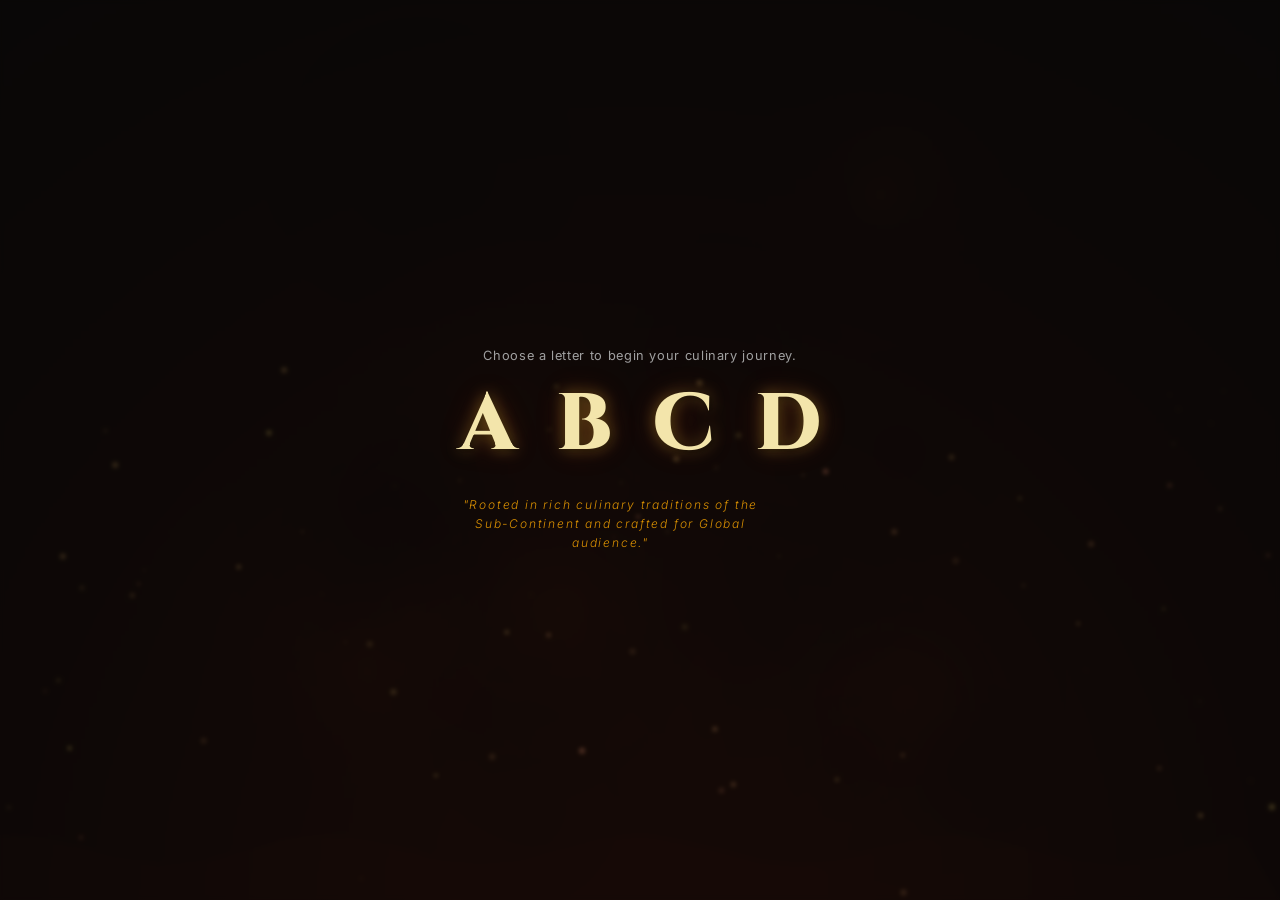
<file: index.html>
<!DOCTYPE html>
<html lang="en">

<head>
    <meta charset="UTF-8">
    <meta name="viewport" content="width=device-width, initial-scale=1.0, maximum-scale=1.0, user-scalable=no">
    <title>ABCD Restaurant Menu</title>
    <!-- Premium Google Fonts for Restaurant Feel -->
    <link rel="preconnect" href="https://fonts.googleapis.com">
    <link rel="preconnect" href="https://fonts.gstatic.com" crossorigin>
    <link
        href="https://fonts.googleapis.com/css2?family=Cinzel:wght@400;600;800&family=Inter:wght@300;400;500&display=swap"
        rel="stylesheet">
    <!-- Main Stylesheet (Minified) -->
    <link rel="stylesheet" href="css/styles.min.css">
</head>

<body class="page-transition">
    <!-- Cinematic Wok Hay Background -->
    <canvas id="wok-hay-canvas"></canvas>

    <!-- App Container -->
    <div id="app" class="app-container">

        <!-- Landing Page (Splash Screen) -->
        <main id="view-landing" class="view active">
            <div class="landing-content">
                <div class="entrance-action">
                    <p class="instruction">Choose a letter to begin your culinary journey.</p>
                </div>

                <div class="brand-container">
                    <nav class="abcd-navigation">
                        <button class="abcd-letter" data-url="appetizers.html">
                            A
                            <div class="spark-layer"></div>
                            <div class="spark-layer"></div>
                            <div class="spark-layer"></div>
                        </button>
                        <button class="abcd-letter" data-url="biryani.html">
                            B
                            <div class="spark-layer"></div>
                            <div class="spark-layer"></div>
                            <div class="spark-layer"></div>
                        </button>
                        <button class="abcd-letter" data-url="curries.html">
                            C
                            <div class="spark-layer"></div>
                            <div class="spark-layer"></div>
                            <div class="spark-layer"></div>
                        </button>
                        <button class="abcd-letter" data-url="desserts.html" disabled>
                            D
                            <div class="spark-layer"></div>
                            <div class="spark-layer"></div>
                            <div class="spark-layer"></div>
                        </button>
                    </nav>
                    <p class="brand-subtitle">"Rooted in rich culinary traditions of the Sub-Continent and crafted for
                        Global audience."</p>
                </div>
            </div>
        </main>

    </div>

    <!-- Scripts (Minified and Deferred) -->
    <script src="js/animations.min.js" defer></script>
    <script src="js/router.min.js" defer></script>
</body>

</html>
</file>
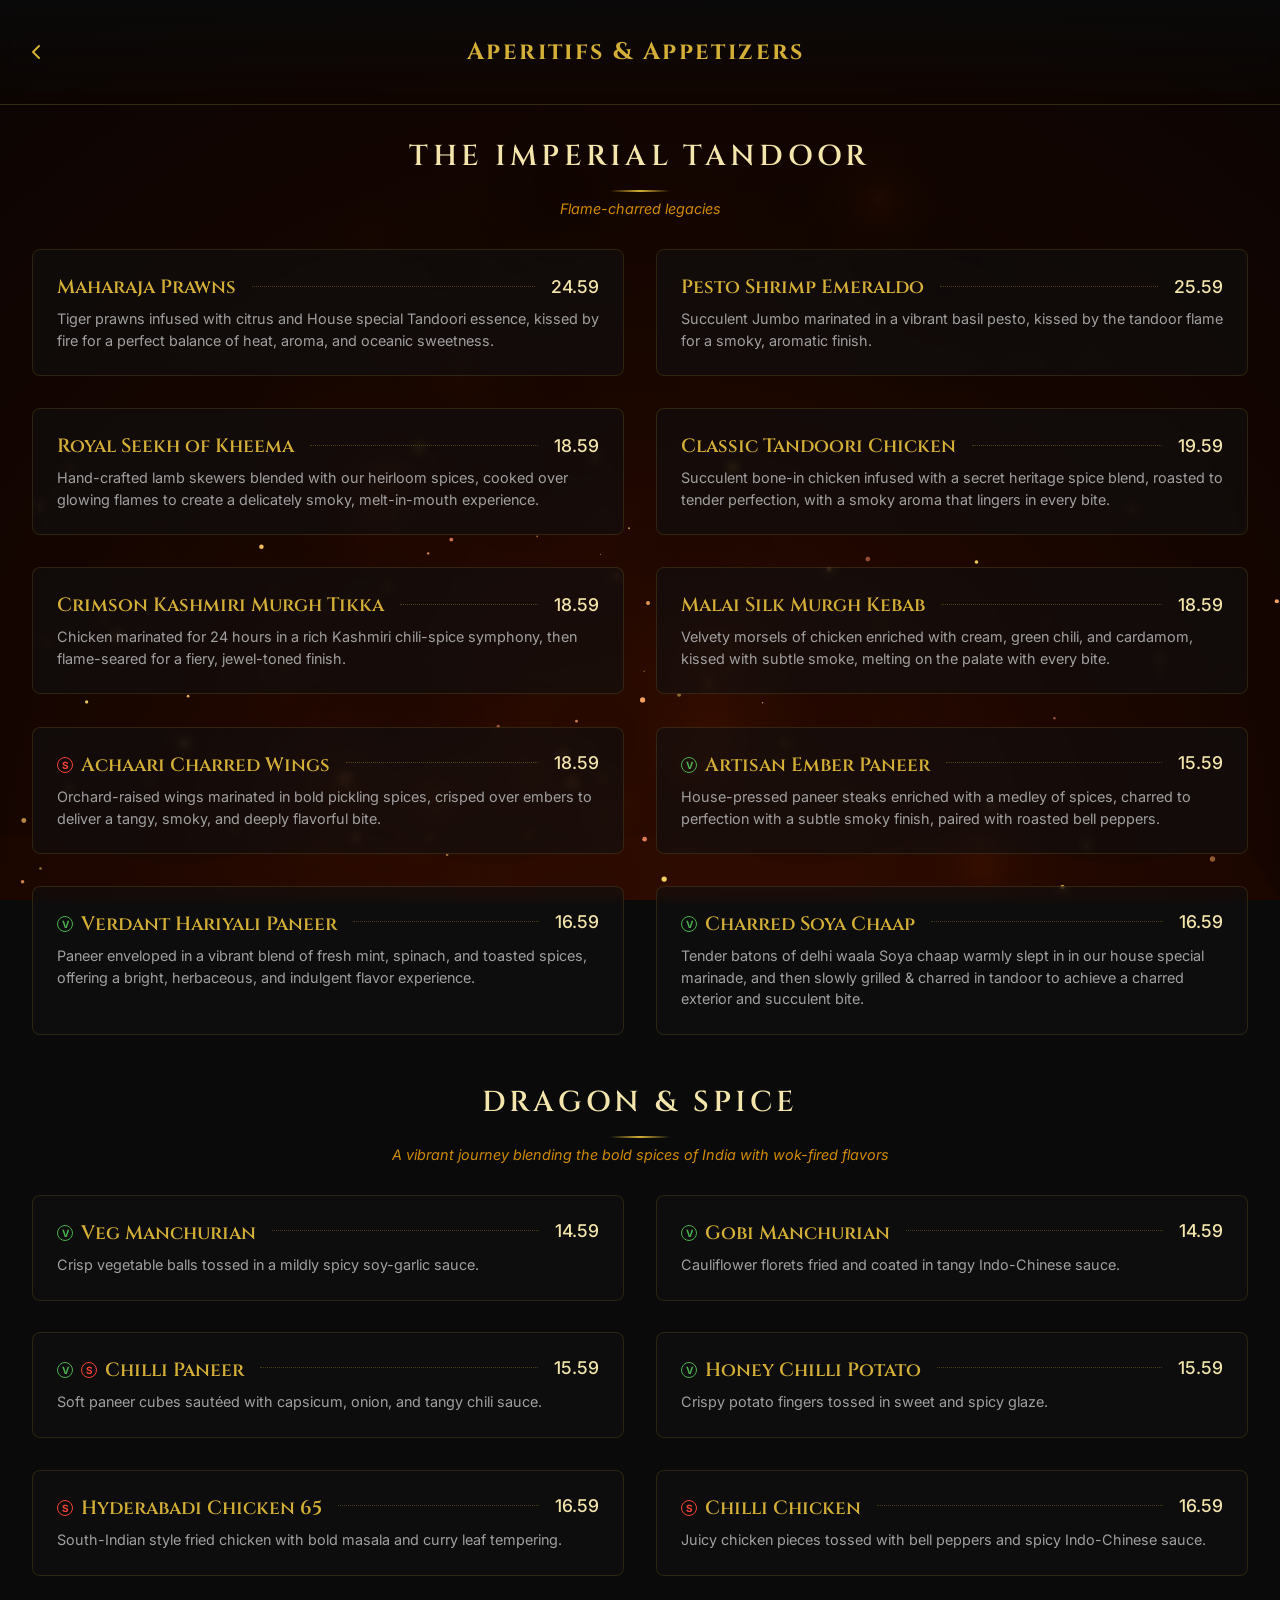
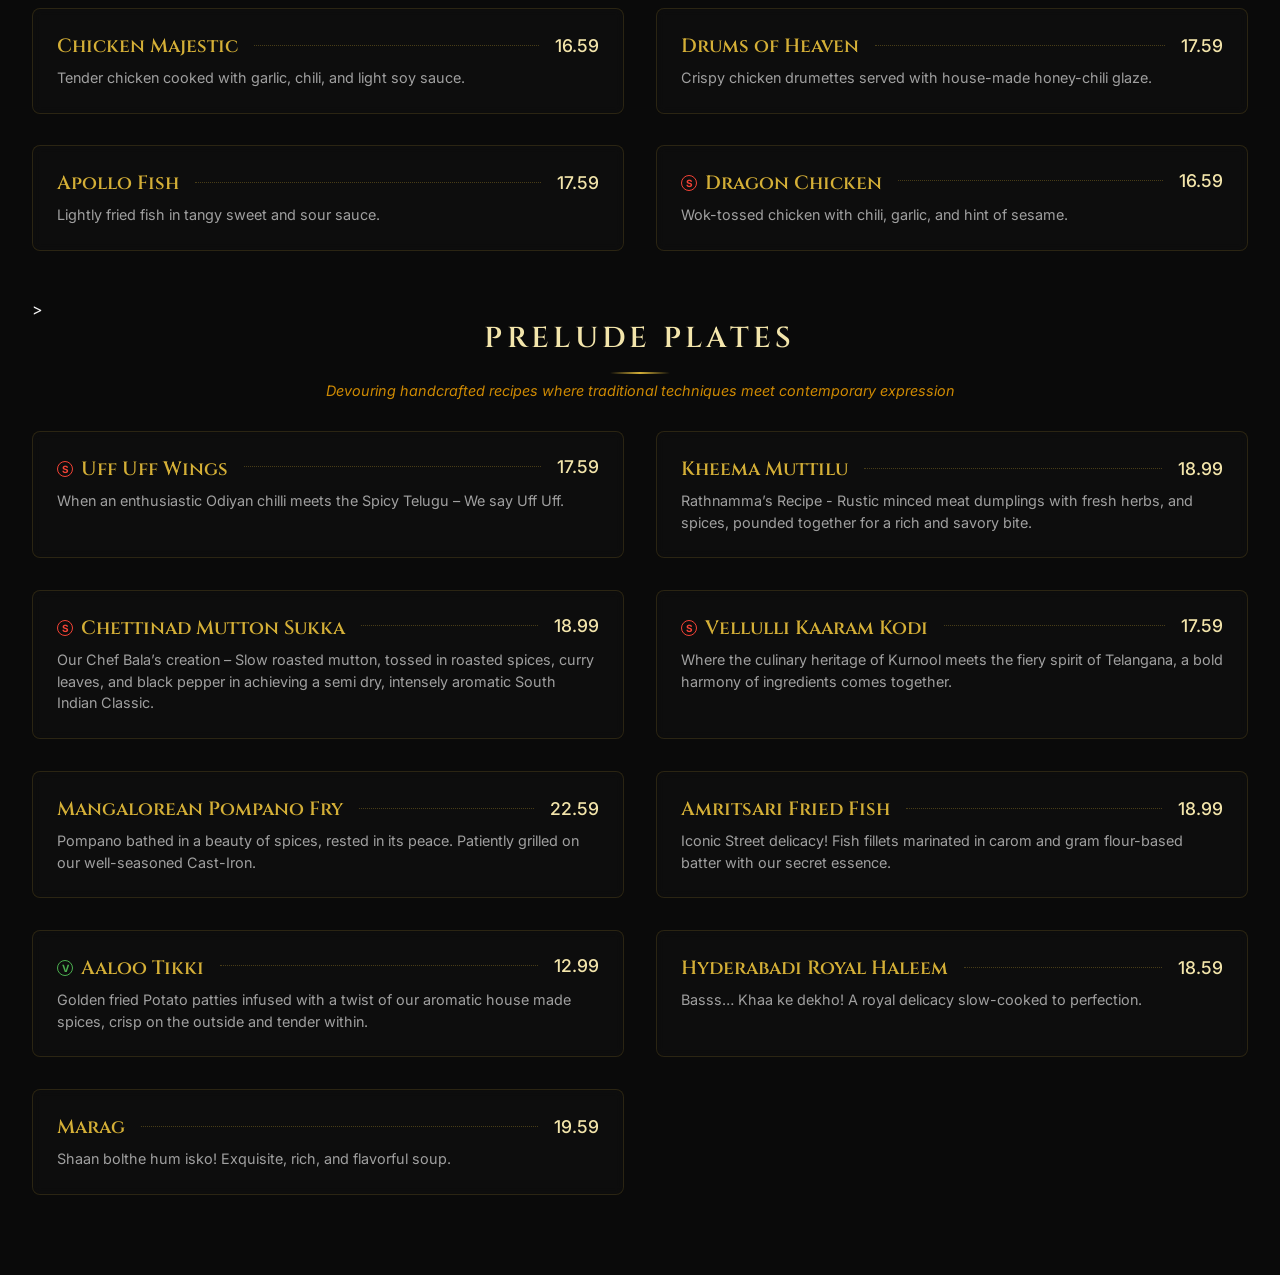
<file: appetizers.html>
<!DOCTYPE html>
<html lang="en">
<head>
    <meta charset="UTF-8">
    <meta name="viewport" content="width=device-width, initial-scale=1.0, maximum-scale=1.0, user-scalable=no">
    <title>Aperitifs & Appetizers - ABCD Restaurant</title>
    <!-- Premium Google Fonts for Restaurant Feel -->
    <link rel="preconnect" href="https://fonts.googleapis.com">
    <link rel="preconnect" href="https://fonts.gstatic.com" crossorigin>
    <link href="https://fonts.googleapis.com/css2?family=Cinzel:wght@400;600;800&family=Inter:wght@300;400;500&display=swap" rel="stylesheet">
    <!-- Main Stylesheet (Minified) -->
    <link rel="stylesheet" href="css/styles.min.css">
</head>
<body class="page-transition">
    <!-- Cinematic Wok Hay Background -->
    <canvas id="wok-hay-canvas"></canvas>

    <!-- App Container -->
    <div id="app" class="app-container">
        
        <!-- Menu Page -->
        <main id="view-menu" class="view active">
            <header class="menu-header">
                <a href="index.html" class="btn-icon" aria-label="Back to menu">
                    <svg width="24" height="24" viewBox="0 0 24 24" fill="none" stroke="currentColor" stroke-width="2" stroke-linecap="round" stroke-linejoin="round"><path d="m15 18-6-6 6-6"/></svg>
                </a>
                <h2 id="menu-title">Aperitifs & Appetizers</h2>
                <div style="width: 24px"></div> <!-- Spacer for flex centering -->
            </header>
            <div class="menu-content">
                
<section class="menu-section">
    <h3 class="menu-category-title">The Imperial Tandoor</h3>
    <p class="menu-category-subtitle">Flame-charred legacies</p>
    <div class="menu-grid">

        <article class="menu-item-card scroll-reveal">
            <div class="item-header">
                <div class="item-name-group">
                    <h4 class="item-name">Maharaja Prawns</h4>
                </div>
                <div class="item-leader"></div>
                <span class="item-price">24.59</span>
            </div>
            <p class="item-desc">Tiger prawns infused with citrus and House special Tandoori essence, kissed by fire for a perfect balance of heat, aroma, and oceanic sweetness.</p>
        </article>
        <article class="menu-item-card scroll-reveal">
            <div class="item-header">
                <div class="item-name-group">
                    <h4 class="item-name">Pesto Shrimp Emeraldo</h4>
                </div>
                <div class="item-leader"></div>
                <span class="item-price">25.59</span>
            </div>
            <p class="item-desc">Succulent Jumbo marinated in a vibrant basil pesto, kissed by the tandoor flame for a smoky, aromatic finish.</p>
        </article>
        <article class="menu-item-card scroll-reveal">
            <div class="item-header">
                <div class="item-name-group">
                    <h4 class="item-name">Royal Seekh of Kheema</h4>
                </div>
                <div class="item-leader"></div>
                <span class="item-price">18.59</span>
            </div>
            <p class="item-desc">Hand-crafted lamb skewers blended with our heirloom spices, cooked over glowing flames to create a delicately smoky, melt-in-mouth experience.</p>
        </article>
        <article class="menu-item-card scroll-reveal">
            <div class="item-header">
                <div class="item-name-group">
                    <h4 class="item-name">Classic Tandoori Chicken</h4>
                </div>
                <div class="item-leader"></div>
                <span class="item-price">19.59</span>
            </div>
            <p class="item-desc">Succulent bone-in chicken infused with a secret heritage spice blend, roasted to tender perfection, with a smoky aroma that lingers in every bite.</p>
        </article>
        <article class="menu-item-card scroll-reveal">
            <div class="item-header">
                <div class="item-name-group">
                    <h4 class="item-name">Crimson Kashmiri Murgh Tikka</h4>
                </div>
                <div class="item-leader"></div>
                <span class="item-price">18.59</span>
            </div>
            <p class="item-desc">Chicken marinated for 24 hours in a rich Kashmiri chili-spice symphony, then flame-seared for a fiery, jewel-toned finish.</p>
        </article>
        <article class="menu-item-card scroll-reveal">
            <div class="item-header">
                <div class="item-name-group">
                    <h4 class="item-name">Malai Silk Murgh Kebab</h4>
                </div>
                <div class="item-leader"></div>
                <span class="item-price">18.59</span>
            </div>
            <p class="item-desc">Velvety morsels of chicken enriched with cream, green chili, and cardamom, kissed with subtle smoke, melting on the palate with every bite.</p>
        </article>
        <article class="menu-item-card scroll-reveal">
            <div class="item-header">
                <div class="item-name-group">
                    <span class="indicator spicy" title="Spicy">S</span> <h4 class="item-name">Achaari Charred Wings</h4>
                </div>
                <div class="item-leader"></div>
                <span class="item-price">18.59</span>
            </div>
            <p class="item-desc">Orchard-raised wings marinated in bold pickling spices, crisped over embers to deliver a tangy, smoky, and deeply flavorful bite.</p>
        </article>
        <article class="menu-item-card scroll-reveal">
            <div class="item-header">
                <div class="item-name-group">
                    <span class="indicator veg" title="Vegetarian">V</span> <h4 class="item-name">Artisan Ember Paneer</h4>
                </div>
                <div class="item-leader"></div>
                <span class="item-price">15.59</span>
            </div>
            <p class="item-desc">House-pressed paneer steaks enriched with a medley of spices, charred to perfection with a subtle smoky finish, paired with roasted bell peppers.</p>
        </article>
        <article class="menu-item-card scroll-reveal">
            <div class="item-header">
                <div class="item-name-group">
                    <span class="indicator veg" title="Vegetarian">V</span> <h4 class="item-name">Verdant Hariyali Paneer</h4>
                </div>
                <div class="item-leader"></div>
                <span class="item-price">16.59</span>
            </div>
            <p class="item-desc">Paneer enveloped in a vibrant blend of fresh mint, spinach, and toasted spices, offering a bright, herbaceous, and indulgent flavor experience.</p>
        </article>
        <article class="menu-item-card scroll-reveal">
            <div class="item-header">
                <div class="item-name-group">
                    <span class="indicator veg" title="Vegetarian">V</span> <h4 class="item-name">Charred Soya Chaap</h4>
                </div>
                <div class="item-leader"></div>
                <span class="item-price">16.59</span>
            </div>
            <p class="item-desc">Tender batons of delhi waala Soya chaap warmly slept in in our house special marinade, and then slowly grilled & charred in tandoor to achieve a charred exterior and succulent bite.</p>
        </article>
    </div>
</section>

<section class="menu-section">
    <h3 class="menu-category-title">Dragon & Spice</h3>
    <p class="menu-category-subtitle">A vibrant journey blending the bold spices of India with wok-fired flavors</p>
    <div class="menu-grid">

        <article class="menu-item-card scroll-reveal">
            <div class="item-header">
                <div class="item-name-group">
                    <span class="indicator veg" title="Vegetarian">V</span> <h4 class="item-name">Veg Manchurian</h4>
                </div>
                <div class="item-leader"></div>
                <span class="item-price">14.59</span>
            </div>
            <p class="item-desc">Crisp vegetable balls tossed in a mildly spicy soy-garlic sauce.</p>
        </article>
        <article class="menu-item-card scroll-reveal">
            <div class="item-header">
                <div class="item-name-group">
                    <span class="indicator veg" title="Vegetarian">V</span> <h4 class="item-name">Gobi Manchurian</h4>
                </div>
                <div class="item-leader"></div>
                <span class="item-price">14.59</span>
            </div>
            <p class="item-desc">Cauliflower florets fried and coated in tangy Indo-Chinese sauce.</p>
        </article>
        <article class="menu-item-card scroll-reveal">
            <div class="item-header">
                <div class="item-name-group">
                    <span class="indicator veg" title="Vegetarian">V</span> <span class="indicator spicy" title="Spicy">S</span> <h4 class="item-name">Chilli Paneer</h4>
                </div>
                <div class="item-leader"></div>
                <span class="item-price">15.59</span>
            </div>
            <p class="item-desc">Soft paneer cubes sautéed with capsicum, onion, and tangy chili sauce.</p>
        </article>
        <article class="menu-item-card scroll-reveal">
            <div class="item-header">
                <div class="item-name-group">
                    <span class="indicator veg" title="Vegetarian">V</span> <h4 class="item-name">Honey Chilli Potato</h4>
                </div>
                <div class="item-leader"></div>
                <span class="item-price">15.59</span>
            </div>
            <p class="item-desc">Crispy potato fingers tossed in sweet and spicy glaze.</p>
        </article>
        <article class="menu-item-card scroll-reveal">
            <div class="item-header">
                <div class="item-name-group">
                    <span class="indicator spicy" title="Spicy">S</span> <h4 class="item-name">Hyderabadi Chicken 65</h4>
                </div>
                <div class="item-leader"></div>
                <span class="item-price">16.59</span>
            </div>
            <p class="item-desc">South-Indian style fried chicken with bold masala and curry leaf tempering.</p>
        </article>
        <article class="menu-item-card scroll-reveal">
            <div class="item-header">
                <div class="item-name-group">
                    <span class="indicator spicy" title="Spicy">S</span> <h4 class="item-name">Chilli Chicken</h4>
                </div>
                <div class="item-leader"></div>
                <span class="item-price">16.59</span>
            </div>
            <p class="item-desc">Juicy chicken pieces tossed with bell peppers and spicy Indo-Chinese sauce.</p>
        </article>
        <article class="menu-item-card scroll-reveal">
            <div class="item-header">
                <div class="item-name-group">
                    <h4 class="item-name">Chicken Majestic</h4>
                </div>
                <div class="item-leader"></div>
                <span class="item-price">16.59</span>
            </div>
            <p class="item-desc">Tender chicken cooked with garlic, chili, and light soy sauce.</p>
        </article>
        <article class="menu-item-card scroll-reveal">
            <div class="item-header">
                <div class="item-name-group">
                    <h4 class="item-name">Drums of Heaven</h4>
                </div>
                <div class="item-leader"></div>
                <span class="item-price">17.59</span>
            </div>
            <p class="item-desc">Crispy chicken drumettes served with house-made honey-chili glaze.</p>
        </article>
        <article class="menu-item-card scroll-reveal">
            <div class="item-header">
                <div class="item-name-group">
                    <h4 class="item-name">Apollo Fish</h4>
                </div>
                <div class="item-leader"></div>
                <span class="item-price">17.59</span>
            </div>
            <p class="item-desc">Lightly fried fish in tangy sweet and sour sauce.</p>
        </article>
        <article class="menu-item-card scroll-reveal">
            <div class="item-header">
                <div class="item-name-group">
                    <span class="indicator spicy" title="Spicy">S</span> <h4 class="item-name">Dragon Chicken</h4>
                </div>
                <div class="item-leader"></div>
                <span class="item-price">16.59</span>
            </div>
            <p class="item-desc">Wok-tossed chicken with chili, garlic, and hint of sesame.</p>
        </article>
    </div>
</section>
>
<section class="menu-section">
    <h3 class="menu-category-title">Prelude Plates</h3>
    <p class="menu-category-subtitle">Devouring handcrafted recipes where traditional techniques meet contemporary expression</p>
    <div class="menu-grid">

        <article class="menu-item-card scroll-reveal">
            <div class="item-header">
                <div class="item-name-group">
                    <span class="indicator spicy" title="Spicy">S</span> <h4 class="item-name">Uff Uff Wings</h4>
                </div>
                <div class="item-leader"></div>
                <span class="item-price">17.59</span>
            </div>
            <p class="item-desc">When an enthusiastic Odiyan chilli meets the Spicy Telugu – We say Uff Uff.</p>
        </article>
        <article class="menu-item-card scroll-reveal">
            <div class="item-header">
                <div class="item-name-group">
                    <h4 class="item-name">Kheema Muttilu</h4>
                </div>
                <div class="item-leader"></div>
                <span class="item-price">18.99</span>
            </div>
            <p class="item-desc">Rathnamma’s Recipe - Rustic minced meat dumplings with fresh herbs, and spices, pounded together for a rich and savory bite.</p>
        </article>
        <article class="menu-item-card scroll-reveal">
            <div class="item-header">
                <div class="item-name-group">
                    <span class="indicator spicy" title="Spicy">S</span> <h4 class="item-name">Chettinad Mutton Sukka</h4>
                </div>
                <div class="item-leader"></div>
                <span class="item-price">18.99</span>
            </div>
            <p class="item-desc">Our Chef Bala’s creation – Slow roasted mutton, tossed in roasted spices, curry leaves, and black pepper in achieving a semi dry, intensely aromatic South Indian Classic.</p>
        </article>
        <article class="menu-item-card scroll-reveal">
            <div class="item-header">
                <div class="item-name-group">
                    <span class="indicator spicy" title="Spicy">S</span> <h4 class="item-name">Vellulli Kaaram Kodi</h4>
                </div>
                <div class="item-leader"></div>
                <span class="item-price">17.59</span>
            </div>
            <p class="item-desc">Where the culinary heritage of Kurnool meets the fiery spirit of Telangana, a bold harmony of ingredients comes together.</p>
        </article>
        <article class="menu-item-card scroll-reveal">
            <div class="item-header">
                <div class="item-name-group">
                    <h4 class="item-name">Mangalorean Pompano Fry</h4>
                </div>
                <div class="item-leader"></div>
                <span class="item-price">22.59</span>
            </div>
            <p class="item-desc">Pompano bathed in a beauty of spices, rested in its peace. Patiently grilled on our well-seasoned Cast-Iron.</p>
        </article>
        <article class="menu-item-card scroll-reveal">
            <div class="item-header">
                <div class="item-name-group">
                    <h4 class="item-name">Amritsari Fried Fish</h4>
                </div>
                <div class="item-leader"></div>
                <span class="item-price">18.99</span>
            </div>
            <p class="item-desc">Iconic Street delicacy! Fish fillets marinated in carom and gram flour-based batter with our secret essence.</p>
        </article>
        <article class="menu-item-card scroll-reveal">
            <div class="item-header">
                <div class="item-name-group">
                    <span class="indicator veg" title="Vegetarian">V</span> <h4 class="item-name">Aaloo Tikki</h4>
                </div>
                <div class="item-leader"></div>
                <span class="item-price">12.99</span>
            </div>
            <p class="item-desc">Golden fried Potato patties infused with a twist of our aromatic house made spices, crisp on the outside and tender within.</p>
        </article>
        <article class="menu-item-card scroll-reveal">
            <div class="item-header">
                <div class="item-name-group">
                    <h4 class="item-name">Hyderabadi Royal Haleem</h4>
                </div>
                <div class="item-leader"></div>
                <span class="item-price">18.59</span>
            </div>
            <p class="item-desc">Basss… Khaa ke dekho! A royal delicacy slow-cooked to perfection.</p>
        </article>
        <article class="menu-item-card scroll-reveal">
            <div class="item-header">
                <div class="item-name-group">
                    <h4 class="item-name">Marag</h4>
                </div>
                <div class="item-leader"></div>
                <span class="item-price">19.59</span>
            </div>
            <p class="item-desc">Shaan bolthe hum isko! Exquisite, rich, and flavorful soup.</p>
        </article>
    </div>
</section>

            </div>
        </main>

    </div>

    <!-- Scripts (Minified and Deferred) -->
    <script src="js/animations.min.js" defer></script>
    <script src="js/router.min.js" defer></script>
</body>
</html>
</file>
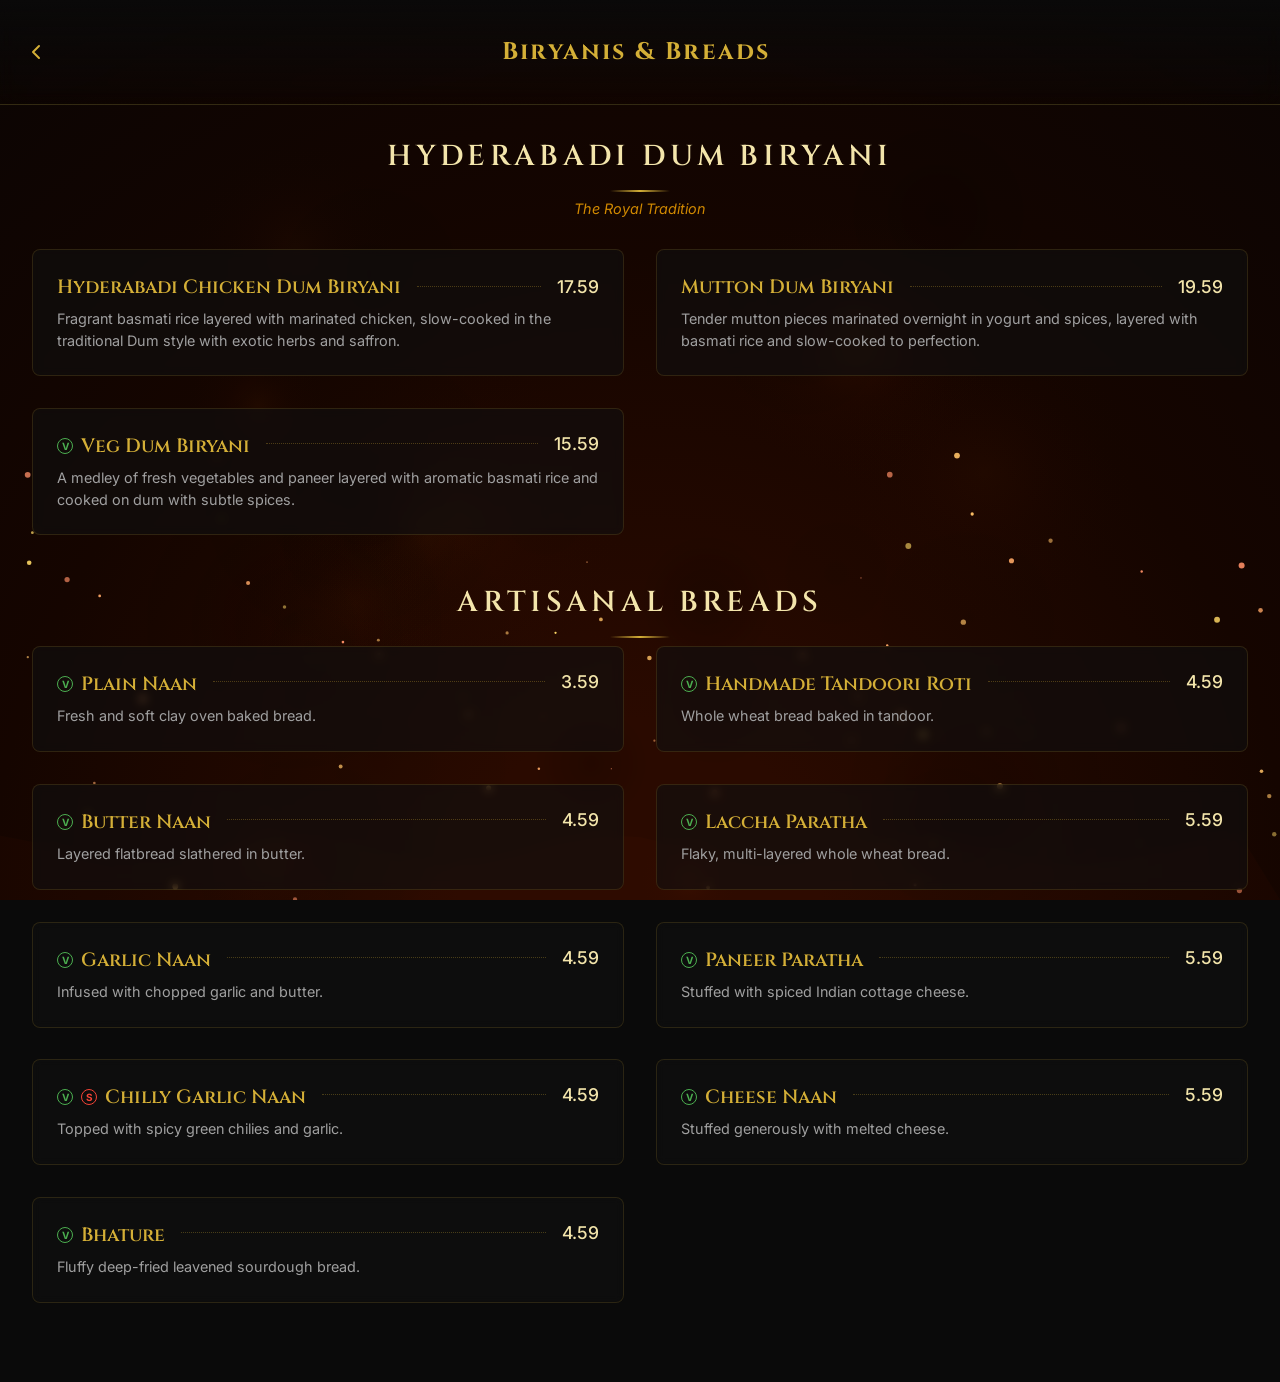
<file: biryani.html>
<!DOCTYPE html>
<html lang="en">
<head>
    <meta charset="UTF-8">
    <meta name="viewport" content="width=device-width, initial-scale=1.0, maximum-scale=1.0, user-scalable=no">
    <title>Biryanis & Breads - ABCD Restaurant</title>
    <link rel="preconnect" href="https://fonts.googleapis.com">
    <link rel="preconnect" href="https://fonts.gstatic.com" crossorigin>
    <link href="https://fonts.googleapis.com/css2?family=Cinzel:wght@400;600;800&family=Inter:wght@300;400;500&display=swap" rel="stylesheet">
    <link rel="stylesheet" href="css/styles.min.css">
</head>
<body class="page-transition">
    <canvas id="wok-hay-canvas"></canvas>

    <div id="app" class="app-container">
        <main id="view-menu" class="view active">
            <header class="menu-header">
                <a href="index.html" class="btn-icon" aria-label="Back to menu">
                    <svg width="24" height="24" viewBox="0 0 24 24" fill="none" stroke="currentColor" stroke-width="2" stroke-linecap="round" stroke-linejoin="round"><path d="m15 18-6-6 6-6"/></svg>
                </a>
                <h2 id="menu-title">Biryanis & Breads</h2>
                <div style="width: 24px"></div>
            </header>
            <div class="menu-content">
                
<section class="menu-section">
    <h3 class="menu-category-title">Hyderabadi Dum Biryani</h3>
    <p class="menu-category-subtitle">The Royal Tradition</p>
    <div class="menu-grid">

        <article class="menu-item-card scroll-reveal">
            <div class="item-header">
                <div class="item-name-group">
                    <h4 class="item-name">Hyderabadi Chicken Dum Biryani</h4>
                </div>
                <div class="item-leader"></div>
                <span class="item-price">17.59</span>
            </div>
            <p class="item-desc">Fragrant basmati rice layered with marinated chicken, slow-cooked in the traditional Dum style with exotic herbs and saffron.</p>
        </article>
        <article class="menu-item-card scroll-reveal">
            <div class="item-header">
                <div class="item-name-group">
                    <h4 class="item-name">Mutton Dum Biryani</h4>
                </div>
                <div class="item-leader"></div>
                <span class="item-price">19.59</span>
            </div>
            <p class="item-desc">Tender mutton pieces marinated overnight in yogurt and spices, layered with basmati rice and slow-cooked to perfection.</p>
        </article>
        <article class="menu-item-card scroll-reveal">
            <div class="item-header">
                <div class="item-name-group">
                    <span class="indicator veg" title="Vegetarian">V</span> <h4 class="item-name">Veg Dum Biryani</h4>
                </div>
                <div class="item-leader"></div>
                <span class="item-price">15.59</span>
            </div>
            <p class="item-desc">A medley of fresh vegetables and paneer layered with aromatic basmati rice and cooked on dum with subtle spices.</p>
        </article>
    </div>
</section>

<section class="menu-section">
    <h3 class="menu-category-title">Artisanal Breads</h3>
    <div class="menu-grid">

        <article class="menu-item-card scroll-reveal">
            <div class="item-header">
                <div class="item-name-group">
                    <span class="indicator veg" title="Vegetarian">V</span> <h4 class="item-name">Plain Naan</h4>
                </div>
                <div class="item-leader"></div>
                <span class="item-price">3.59</span>
            </div>
            <p class="item-desc">Fresh and soft clay oven baked bread.</p>
        </article>
        <article class="menu-item-card scroll-reveal">
            <div class="item-header">
                <div class="item-name-group">
                    <span class="indicator veg" title="Vegetarian">V</span> <h4 class="item-name">Handmade Tandoori Roti</h4>
                </div>
                <div class="item-leader"></div>
                <span class="item-price">4.59</span>
            </div>
            <p class="item-desc">Whole wheat bread baked in tandoor.</p>
        </article>
        <article class="menu-item-card scroll-reveal">
            <div class="item-header">
                <div class="item-name-group">
                    <span class="indicator veg" title="Vegetarian">V</span> <h4 class="item-name">Butter Naan</h4>
                </div>
                <div class="item-leader"></div>
                <span class="item-price">4.59</span>
            </div>
            <p class="item-desc">Layered flatbread slathered in butter.</p>
        </article>
        <article class="menu-item-card scroll-reveal">
            <div class="item-header">
                <div class="item-name-group">
                    <span class="indicator veg" title="Vegetarian">V</span> <h4 class="item-name">Laccha Paratha</h4>
                </div>
                <div class="item-leader"></div>
                <span class="item-price">5.59</span>
            </div>
            <p class="item-desc">Flaky, multi-layered whole wheat bread.</p>
        </article>
        <article class="menu-item-card scroll-reveal">
            <div class="item-header">
                <div class="item-name-group">
                    <span class="indicator veg" title="Vegetarian">V</span> <h4 class="item-name">Garlic Naan</h4>
                </div>
                <div class="item-leader"></div>
                <span class="item-price">4.59</span>
            </div>
            <p class="item-desc">Infused with chopped garlic and butter.</p>
        </article>
        <article class="menu-item-card scroll-reveal">
            <div class="item-header">
                <div class="item-name-group">
                    <span class="indicator veg" title="Vegetarian">V</span> <h4 class="item-name">Paneer Paratha</h4>
                </div>
                <div class="item-leader"></div>
                <span class="item-price">5.59</span>
            </div>
            <p class="item-desc">Stuffed with spiced Indian cottage cheese.</p>
        </article>
        <article class="menu-item-card scroll-reveal">
            <div class="item-header">
                <div class="item-name-group">
                    <span class="indicator veg" title="Vegetarian">V</span> <span class="indicator spicy" title="Spicy">S</span> <h4 class="item-name">Chilly Garlic Naan</h4>
                </div>
                <div class="item-leader"></div>
                <span class="item-price">4.59</span>
            </div>
            <p class="item-desc">Topped with spicy green chilies and garlic.</p>
        </article>
        <article class="menu-item-card scroll-reveal">
            <div class="item-header">
                <div class="item-name-group">
                    <span class="indicator veg" title="Vegetarian">V</span> <h4 class="item-name">Cheese Naan</h4>
                </div>
                <div class="item-leader"></div>
                <span class="item-price">5.59</span>
            </div>
            <p class="item-desc">Stuffed generously with melted cheese.</p>
        </article>
        <article class="menu-item-card scroll-reveal">
            <div class="item-header">
                <div class="item-name-group">
                    <span class="indicator veg" title="Vegetarian">V</span> <h4 class="item-name">Bhature</h4>
                </div>
                <div class="item-leader"></div>
                <span class="item-price">4.59</span>
            </div>
            <p class="item-desc">Fluffy deep-fried leavened sourdough bread.</p>
        </article>
    </div>
</section>

            </div>
        </main>
    </div>

    <script src="js/animations.min.js" defer></script>
    <script src="js/router.min.js" defer></script>
</body>
</html>
</file>
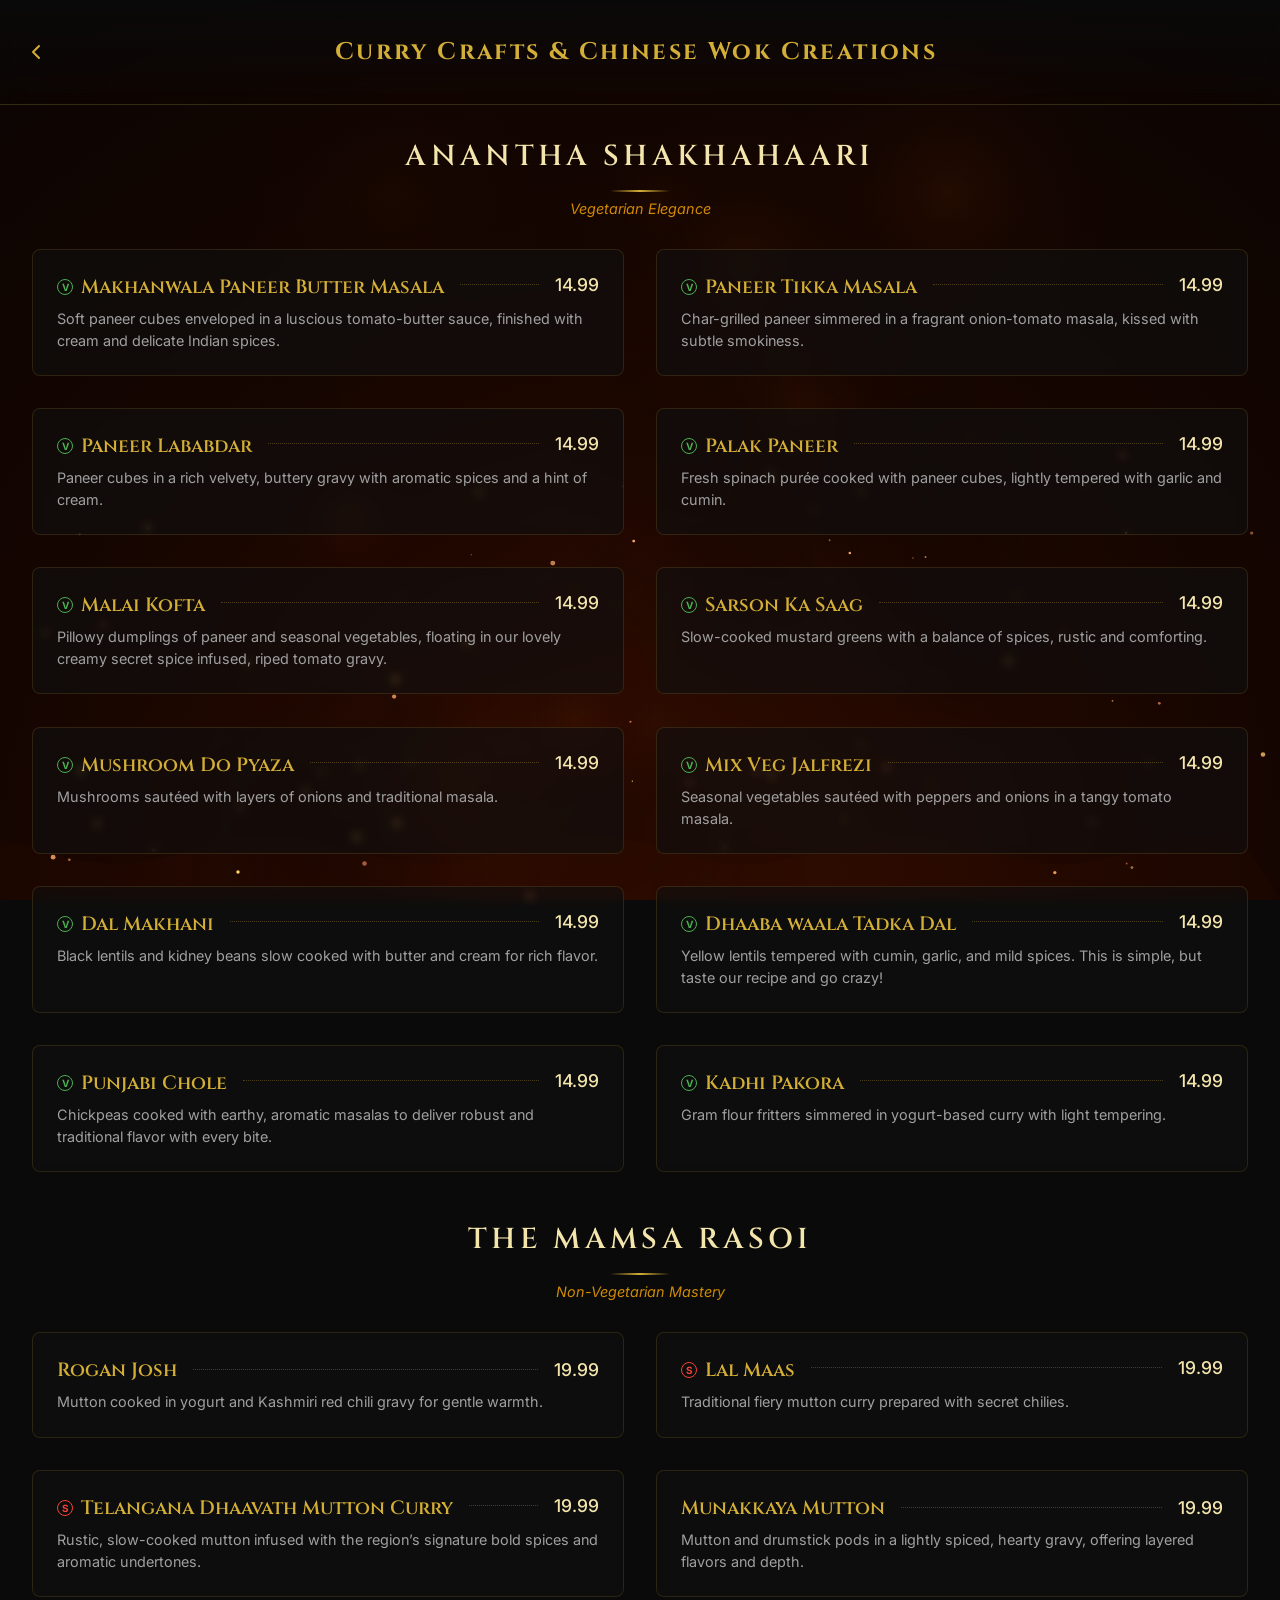
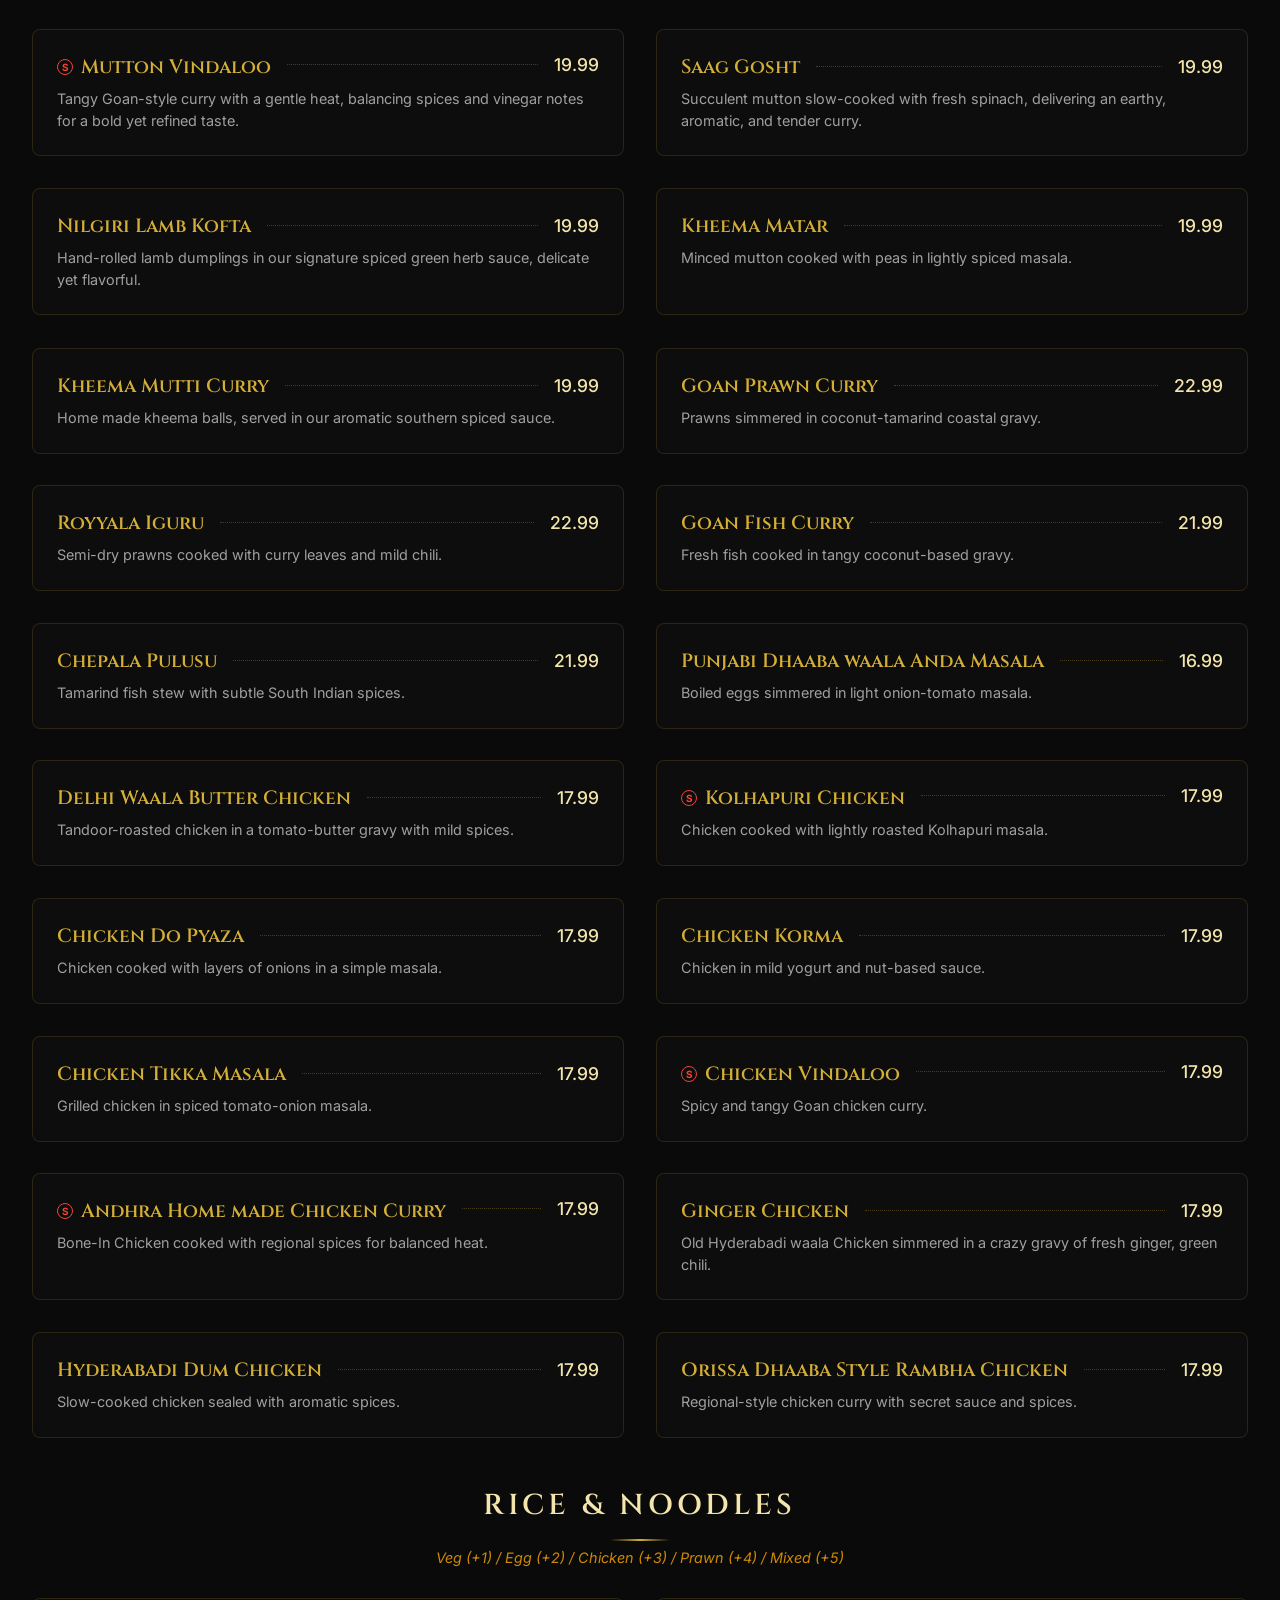
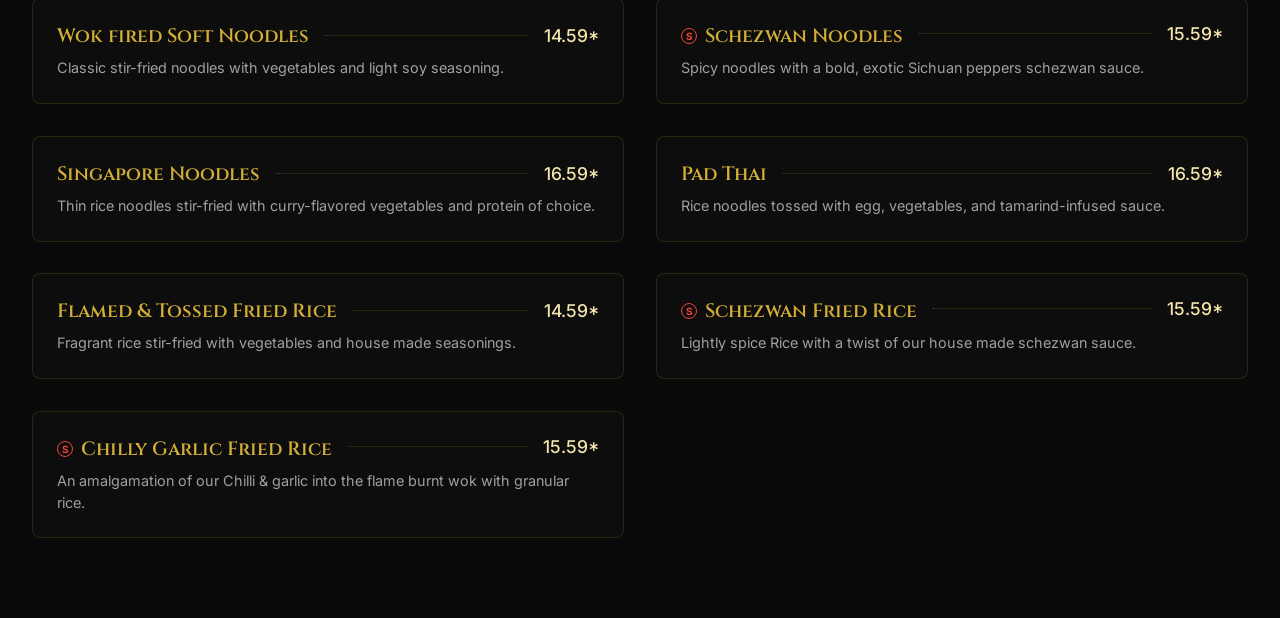
<file: curries.html>
<!DOCTYPE html>
<html lang="en">
<head>
    <meta charset="UTF-8">
    <meta name="viewport" content="width=device-width, initial-scale=1.0, maximum-scale=1.0, user-scalable=no">
    <title>Curry Crafts & Chinese Wok Creations - ABCD Restaurant</title>
    <link rel="preconnect" href="https://fonts.googleapis.com">
    <link rel="preconnect" href="https://fonts.gstatic.com" crossorigin>
    <link href="https://fonts.googleapis.com/css2?family=Cinzel:wght@400;600;800&family=Inter:wght@300;400;500&display=swap" rel="stylesheet">
    <link rel="stylesheet" href="css/styles.min.css">
</head>
<body class="page-transition">
    <canvas id="wok-hay-canvas"></canvas>

    <div id="app" class="app-container">
        <main id="view-menu" class="view active">
            <header class="menu-header">
                <a href="index.html" class="btn-icon" aria-label="Back to menu">
                    <svg width="24" height="24" viewBox="0 0 24 24" fill="none" stroke="currentColor" stroke-width="2" stroke-linecap="round" stroke-linejoin="round"><path d="m15 18-6-6 6-6"/></svg>
                </a>
                <h2 id="menu-title">Curry Crafts & Chinese Wok Creations</h2>
                <div style="width: 24px"></div>
            </header>
            <div class="menu-content">
                
<section class="menu-section">
    <h3 class="menu-category-title">Anantha Shakhahaari</h3>
    <p class="menu-category-subtitle">Vegetarian Elegance</p>
    <div class="menu-grid">

        <article class="menu-item-card scroll-reveal">
            <div class="item-header">
                <div class="item-name-group">
                    <span class="indicator veg" title="Vegetarian">V</span> <h4 class="item-name">Makhanwala Paneer Butter Masala</h4>
                </div>
                <div class="item-leader"></div>
                <span class="item-price">14.99</span>
            </div>
            <p class="item-desc">Soft paneer cubes enveloped in a luscious tomato-butter sauce, finished with cream and delicate Indian spices.</p>
        </article>
        <article class="menu-item-card scroll-reveal">
            <div class="item-header">
                <div class="item-name-group">
                    <span class="indicator veg" title="Vegetarian">V</span> <h4 class="item-name">Paneer Tikka Masala</h4>
                </div>
                <div class="item-leader"></div>
                <span class="item-price">14.99</span>
            </div>
            <p class="item-desc">Char-grilled paneer simmered in a fragrant onion-tomato masala, kissed with subtle smokiness.</p>
        </article>
        <article class="menu-item-card scroll-reveal">
            <div class="item-header">
                <div class="item-name-group">
                    <span class="indicator veg" title="Vegetarian">V</span> <h4 class="item-name">Paneer Lababdar</h4>
                </div>
                <div class="item-leader"></div>
                <span class="item-price">14.99</span>
            </div>
            <p class="item-desc">Paneer cubes in a rich velvety, buttery gravy with aromatic spices and a hint of cream.</p>
        </article>
        <article class="menu-item-card scroll-reveal">
            <div class="item-header">
                <div class="item-name-group">
                    <span class="indicator veg" title="Vegetarian">V</span> <h4 class="item-name">Palak Paneer</h4>
                </div>
                <div class="item-leader"></div>
                <span class="item-price">14.99</span>
            </div>
            <p class="item-desc">Fresh spinach purée cooked with paneer cubes, lightly tempered with garlic and cumin.</p>
        </article>
        <article class="menu-item-card scroll-reveal">
            <div class="item-header">
                <div class="item-name-group">
                    <span class="indicator veg" title="Vegetarian">V</span> <h4 class="item-name">Malai Kofta</h4>
                </div>
                <div class="item-leader"></div>
                <span class="item-price">14.99</span>
            </div>
            <p class="item-desc">Pillowy dumplings of paneer and seasonal vegetables, floating in our lovely creamy secret spice infused, riped tomato gravy.</p>
        </article>
        <article class="menu-item-card scroll-reveal">
            <div class="item-header">
                <div class="item-name-group">
                    <span class="indicator veg" title="Vegetarian">V</span> <h4 class="item-name">Sarson Ka Saag</h4>
                </div>
                <div class="item-leader"></div>
                <span class="item-price">14.99</span>
            </div>
            <p class="item-desc">Slow-cooked mustard greens with a balance of spices, rustic and comforting.</p>
        </article>
        <article class="menu-item-card scroll-reveal">
            <div class="item-header">
                <div class="item-name-group">
                    <span class="indicator veg" title="Vegetarian">V</span> <h4 class="item-name">Mushroom Do Pyaza</h4>
                </div>
                <div class="item-leader"></div>
                <span class="item-price">14.99</span>
            </div>
            <p class="item-desc">Mushrooms sautéed with layers of onions and traditional masala.</p>
        </article>
        <article class="menu-item-card scroll-reveal">
            <div class="item-header">
                <div class="item-name-group">
                    <span class="indicator veg" title="Vegetarian">V</span> <h4 class="item-name">Mix Veg Jalfrezi</h4>
                </div>
                <div class="item-leader"></div>
                <span class="item-price">14.99</span>
            </div>
            <p class="item-desc">Seasonal vegetables sautéed with peppers and onions in a tangy tomato masala.</p>
        </article>
        <article class="menu-item-card scroll-reveal">
            <div class="item-header">
                <div class="item-name-group">
                    <span class="indicator veg" title="Vegetarian">V</span> <h4 class="item-name">Dal Makhani</h4>
                </div>
                <div class="item-leader"></div>
                <span class="item-price">14.99</span>
            </div>
            <p class="item-desc">Black lentils and kidney beans slow cooked with butter and cream for rich flavor.</p>
        </article>
        <article class="menu-item-card scroll-reveal">
            <div class="item-header">
                <div class="item-name-group">
                    <span class="indicator veg" title="Vegetarian">V</span> <h4 class="item-name">Dhaaba waala Tadka Dal</h4>
                </div>
                <div class="item-leader"></div>
                <span class="item-price">14.99</span>
            </div>
            <p class="item-desc">Yellow lentils tempered with cumin, garlic, and mild spices. This is simple, but taste our recipe and go crazy!</p>
        </article>
        <article class="menu-item-card scroll-reveal">
            <div class="item-header">
                <div class="item-name-group">
                    <span class="indicator veg" title="Vegetarian">V</span> <h4 class="item-name">Punjabi Chole</h4>
                </div>
                <div class="item-leader"></div>
                <span class="item-price">14.99</span>
            </div>
            <p class="item-desc">Chickpeas cooked with earthy, aromatic masalas to deliver robust and traditional flavor with every bite.</p>
        </article>
        <article class="menu-item-card scroll-reveal">
            <div class="item-header">
                <div class="item-name-group">
                    <span class="indicator veg" title="Vegetarian">V</span> <h4 class="item-name">Kadhi Pakora</h4>
                </div>
                <div class="item-leader"></div>
                <span class="item-price">14.99</span>
            </div>
            <p class="item-desc">Gram flour fritters simmered in yogurt-based curry with light tempering.</p>
        </article>
    </div>
</section>
<section class="menu-section">
    <h3 class="menu-category-title">The Mamsa Rasoi</h3>
    <p class="menu-category-subtitle">Non-Vegetarian Mastery</p>
    <div class="menu-grid">

        <article class="menu-item-card scroll-reveal">
            <div class="item-header">
                <div class="item-name-group">
                    <h4 class="item-name">Rogan Josh</h4>
                </div>
                <div class="item-leader"></div>
                <span class="item-price">19.99</span>
            </div>
            <p class="item-desc">Mutton cooked in yogurt and Kashmiri red chili gravy for gentle warmth.</p>
        </article>
        <article class="menu-item-card scroll-reveal">
            <div class="item-header">
                <div class="item-name-group">
                    <span class="indicator spicy" title="Spicy">S</span> <h4 class="item-name">Lal Maas</h4>
                </div>
                <div class="item-leader"></div>
                <span class="item-price">19.99</span>
            </div>
            <p class="item-desc">Traditional fiery mutton curry prepared with secret chilies.</p>
        </article>
        <article class="menu-item-card scroll-reveal">
            <div class="item-header">
                <div class="item-name-group">
                    <span class="indicator spicy" title="Spicy">S</span> <h4 class="item-name">Telangana Dhaavath Mutton Curry</h4>
                </div>
                <div class="item-leader"></div>
                <span class="item-price">19.99</span>
            </div>
            <p class="item-desc">Rustic, slow-cooked mutton infused with the region’s signature bold spices and aromatic undertones.</p>
        </article>
        <article class="menu-item-card scroll-reveal">
            <div class="item-header">
                <div class="item-name-group">
                    <h4 class="item-name">Munakkaya Mutton</h4>
                </div>
                <div class="item-leader"></div>
                <span class="item-price">19.99</span>
            </div>
            <p class="item-desc">Mutton and drumstick pods in a lightly spiced, hearty gravy, offering layered flavors and depth.</p>
        </article>
        <article class="menu-item-card scroll-reveal">
            <div class="item-header">
                <div class="item-name-group">
                    <span class="indicator spicy" title="Spicy">S</span> <h4 class="item-name">Mutton Vindaloo</h4>
                </div>
                <div class="item-leader"></div>
                <span class="item-price">19.99</span>
            </div>
            <p class="item-desc">Tangy Goan-style curry with a gentle heat, balancing spices and vinegar notes for a bold yet refined taste.</p>
        </article>
        <article class="menu-item-card scroll-reveal">
            <div class="item-header">
                <div class="item-name-group">
                    <h4 class="item-name">Saag Gosht</h4>
                </div>
                <div class="item-leader"></div>
                <span class="item-price">19.99</span>
            </div>
            <p class="item-desc">Succulent mutton slow-cooked with fresh spinach, delivering an earthy, aromatic, and tender curry.</p>
        </article>
        <article class="menu-item-card scroll-reveal">
            <div class="item-header">
                <div class="item-name-group">
                    <h4 class="item-name">Nilgiri Lamb Kofta</h4>
                </div>
                <div class="item-leader"></div>
                <span class="item-price">19.99</span>
            </div>
            <p class="item-desc">Hand-rolled lamb dumplings in our signature spiced green herb sauce, delicate yet flavorful.</p>
        </article>
        <article class="menu-item-card scroll-reveal">
            <div class="item-header">
                <div class="item-name-group">
                    <h4 class="item-name">Kheema Matar</h4>
                </div>
                <div class="item-leader"></div>
                <span class="item-price">19.99</span>
            </div>
            <p class="item-desc">Minced mutton cooked with peas in lightly spiced masala.</p>
        </article>
        <article class="menu-item-card scroll-reveal">
            <div class="item-header">
                <div class="item-name-group">
                    <h4 class="item-name">Kheema Mutti Curry</h4>
                </div>
                <div class="item-leader"></div>
                <span class="item-price">19.99</span>
            </div>
            <p class="item-desc">Home made kheema balls, served in our aromatic southern spiced sauce.</p>
        </article>
        <article class="menu-item-card scroll-reveal">
            <div class="item-header">
                <div class="item-name-group">
                    <h4 class="item-name">Goan Prawn Curry</h4>
                </div>
                <div class="item-leader"></div>
                <span class="item-price">22.99</span>
            </div>
            <p class="item-desc">Prawns simmered in coconut-tamarind coastal gravy.</p>
        </article>
        <article class="menu-item-card scroll-reveal">
            <div class="item-header">
                <div class="item-name-group">
                    <h4 class="item-name">Royyala Iguru</h4>
                </div>
                <div class="item-leader"></div>
                <span class="item-price">22.99</span>
            </div>
            <p class="item-desc">Semi-dry prawns cooked with curry leaves and mild chili.</p>
        </article>
        <article class="menu-item-card scroll-reveal">
            <div class="item-header">
                <div class="item-name-group">
                    <h4 class="item-name">Goan Fish Curry</h4>
                </div>
                <div class="item-leader"></div>
                <span class="item-price">21.99</span>
            </div>
            <p class="item-desc">Fresh fish cooked in tangy coconut-based gravy.</p>
        </article>
        <article class="menu-item-card scroll-reveal">
            <div class="item-header">
                <div class="item-name-group">
                    <h4 class="item-name">Chepala Pulusu</h4>
                </div>
                <div class="item-leader"></div>
                <span class="item-price">21.99</span>
            </div>
            <p class="item-desc">Tamarind fish stew with subtle South Indian spices.</p>
        </article>
        <article class="menu-item-card scroll-reveal">
            <div class="item-header">
                <div class="item-name-group">
                    <h4 class="item-name">Punjabi Dhaaba waala Anda Masala</h4>
                </div>
                <div class="item-leader"></div>
                <span class="item-price">16.99</span>
            </div>
            <p class="item-desc">Boiled eggs simmered in light onion-tomato masala.</p>
        </article>
        <article class="menu-item-card scroll-reveal">
            <div class="item-header">
                <div class="item-name-group">
                    <h4 class="item-name">Delhi Waala Butter Chicken</h4>
                </div>
                <div class="item-leader"></div>
                <span class="item-price">17.99</span>
            </div>
            <p class="item-desc">Tandoor-roasted chicken in a tomato-butter gravy with mild spices.</p>
        </article>
        <article class="menu-item-card scroll-reveal">
            <div class="item-header">
                <div class="item-name-group">
                    <span class="indicator spicy" title="Spicy">S</span> <h4 class="item-name">Kolhapuri Chicken</h4>
                </div>
                <div class="item-leader"></div>
                <span class="item-price">17.99</span>
            </div>
            <p class="item-desc">Chicken cooked with lightly roasted Kolhapuri masala.</p>
        </article>
        <article class="menu-item-card scroll-reveal">
            <div class="item-header">
                <div class="item-name-group">
                    <h4 class="item-name">Chicken Do Pyaza</h4>
                </div>
                <div class="item-leader"></div>
                <span class="item-price">17.99</span>
            </div>
            <p class="item-desc">Chicken cooked with layers of onions in a simple masala.</p>
        </article>
        <article class="menu-item-card scroll-reveal">
            <div class="item-header">
                <div class="item-name-group">
                    <h4 class="item-name">Chicken Korma</h4>
                </div>
                <div class="item-leader"></div>
                <span class="item-price">17.99</span>
            </div>
            <p class="item-desc">Chicken in mild yogurt and nut-based sauce.</p>
        </article>
        <article class="menu-item-card scroll-reveal">
            <div class="item-header">
                <div class="item-name-group">
                    <h4 class="item-name">Chicken Tikka Masala</h4>
                </div>
                <div class="item-leader"></div>
                <span class="item-price">17.99</span>
            </div>
            <p class="item-desc">Grilled chicken in spiced tomato-onion masala.</p>
        </article>
        <article class="menu-item-card scroll-reveal">
            <div class="item-header">
                <div class="item-name-group">
                    <span class="indicator spicy" title="Spicy">S</span> <h4 class="item-name">Chicken Vindaloo</h4>
                </div>
                <div class="item-leader"></div>
                <span class="item-price">17.99</span>
            </div>
            <p class="item-desc">Spicy and tangy Goan chicken curry.</p>
        </article>
        <article class="menu-item-card scroll-reveal">
            <div class="item-header">
                <div class="item-name-group">
                    <span class="indicator spicy" title="Spicy">S</span> <h4 class="item-name">Andhra Home made Chicken Curry</h4>
                </div>
                <div class="item-leader"></div>
                <span class="item-price">17.99</span>
            </div>
            <p class="item-desc">Bone-In Chicken cooked with regional spices for balanced heat.</p>
        </article>
        <article class="menu-item-card scroll-reveal">
            <div class="item-header">
                <div class="item-name-group">
                    <h4 class="item-name">Ginger Chicken</h4>
                </div>
                <div class="item-leader"></div>
                <span class="item-price">17.99</span>
            </div>
            <p class="item-desc">Old Hyderabadi waala Chicken simmered in a crazy gravy of fresh ginger, green chili.</p>
        </article>
        <article class="menu-item-card scroll-reveal">
            <div class="item-header">
                <div class="item-name-group">
                    <h4 class="item-name">Hyderabadi Dum Chicken</h4>
                </div>
                <div class="item-leader"></div>
                <span class="item-price">17.99</span>
            </div>
            <p class="item-desc">Slow-cooked chicken sealed with aromatic spices.</p>
        </article>
        <article class="menu-item-card scroll-reveal">
            <div class="item-header">
                <div class="item-name-group">
                    <h4 class="item-name">Orissa Dhaaba Style Rambha Chicken</h4>
                </div>
                <div class="item-leader"></div>
                <span class="item-price">17.99</span>
            </div>
            <p class="item-desc">Regional-style chicken curry with secret sauce and spices.</p>
        </article>
    </div>
</section>

<section class="menu-section">
    <h3 class="menu-category-title">Rice & Noodles</h3>
    <p class="menu-category-subtitle">Veg (+1) / Egg (+2) / Chicken (+3) / Prawn (+4) / Mixed (+5)</p>
    <div class="menu-grid">

        <article class="menu-item-card scroll-reveal">
            <div class="item-header">
                <div class="item-name-group">
                    <h4 class="item-name">Wok fired Soft Noodles</h4>
                </div>
                <div class="item-leader"></div>
                <span class="item-price">14.59*</span>
            </div>
            <p class="item-desc">Classic stir-fried noodles with vegetables and light soy seasoning.</p>
        </article>
        <article class="menu-item-card scroll-reveal">
            <div class="item-header">
                <div class="item-name-group">
                    <span class="indicator spicy" title="Spicy">S</span> <h4 class="item-name">Schezwan Noodles</h4>
                </div>
                <div class="item-leader"></div>
                <span class="item-price">15.59*</span>
            </div>
            <p class="item-desc">Spicy noodles with a bold, exotic Sichuan peppers schezwan sauce.</p>
        </article>
        <article class="menu-item-card scroll-reveal">
            <div class="item-header">
                <div class="item-name-group">
                    <h4 class="item-name">Singapore Noodles</h4>
                </div>
                <div class="item-leader"></div>
                <span class="item-price">16.59*</span>
            </div>
            <p class="item-desc">Thin rice noodles stir-fried with curry-flavored vegetables and protein of choice.</p>
        </article>
        <article class="menu-item-card scroll-reveal">
            <div class="item-header">
                <div class="item-name-group">
                    <h4 class="item-name">Pad Thai</h4>
                </div>
                <div class="item-leader"></div>
                <span class="item-price">16.59*</span>
            </div>
            <p class="item-desc">Rice noodles tossed with egg, vegetables, and tamarind-infused sauce.</p>
        </article>
        <article class="menu-item-card scroll-reveal">
            <div class="item-header">
                <div class="item-name-group">
                    <h4 class="item-name">Flamed & Tossed Fried Rice</h4>
                </div>
                <div class="item-leader"></div>
                <span class="item-price">14.59*</span>
            </div>
            <p class="item-desc">Fragrant rice stir-fried with vegetables and house made seasonings.</p>
        </article>
        <article class="menu-item-card scroll-reveal">
            <div class="item-header">
                <div class="item-name-group">
                    <span class="indicator spicy" title="Spicy">S</span> <h4 class="item-name">Schezwan Fried Rice</h4>
                </div>
                <div class="item-leader"></div>
                <span class="item-price">15.59*</span>
            </div>
            <p class="item-desc">Lightly spice Rice with a twist of our house made schezwan sauce.</p>
        </article>
        <article class="menu-item-card scroll-reveal">
            <div class="item-header">
                <div class="item-name-group">
                    <span class="indicator spicy" title="Spicy">S</span> <h4 class="item-name">Chilly Garlic Fried Rice</h4>
                </div>
                <div class="item-leader"></div>
                <span class="item-price">15.59*</span>
            </div>
            <p class="item-desc">An amalgamation of our Chilli & garlic into the flame burnt wok with granular rice.</p>
        </article>
    </div>
</section>

            </div>
        </main>
    </div>

    <script src="js/animations.min.js" defer></script>
    <script src="js/router.min.js" defer></script>
</body>
</html>
</file>
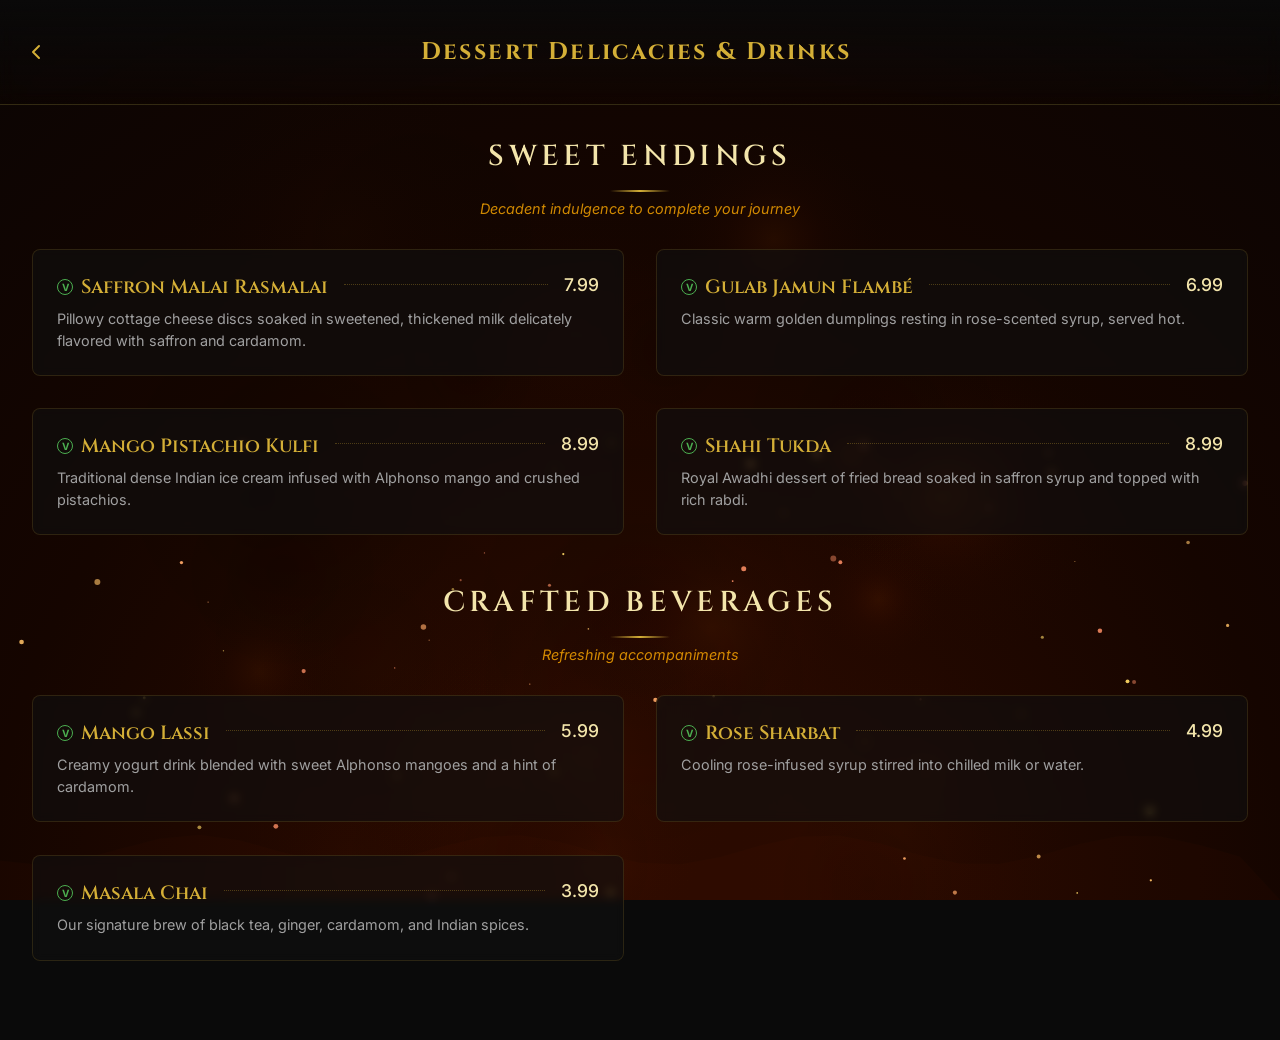
<file: desserts.html>
<!DOCTYPE html>
<html lang="en">
<head>
    <meta charset="UTF-8">
    <meta name="viewport" content="width=device-width, initial-scale=1.0, maximum-scale=1.0, user-scalable=no">
    <title>Dessert Delicacies & Drinks - ABCD Restaurant</title>
    <link rel="preconnect" href="https://fonts.googleapis.com">
    <link rel="preconnect" href="https://fonts.gstatic.com" crossorigin>
    <link href="https://fonts.googleapis.com/css2?family=Cinzel:wght@400;600;800&family=Inter:wght@300;400;500&display=swap" rel="stylesheet">
    <link rel="stylesheet" href="css/styles.min.css">
</head>
<body class="page-transition">
    <canvas id="wok-hay-canvas"></canvas>

    <div id="app" class="app-container">
        <main id="view-menu" class="view active">
            <header class="menu-header">
                <a href="index.html" class="btn-icon" aria-label="Back to menu">
                    <svg width="24" height="24" viewBox="0 0 24 24" fill="none" stroke="currentColor" stroke-width="2" stroke-linecap="round" stroke-linejoin="round"><path d="m15 18-6-6 6-6"/></svg>
                </a>
                <h2 id="menu-title">Dessert Delicacies & Drinks</h2>
                <div style="width: 24px"></div>
            </header>
            <div class="menu-content">
                
<section class="menu-section">
    <h3 class="menu-category-title">Sweet Endings</h3>
    <p class="menu-category-subtitle">Decadent indulgence to complete your journey</p>
    <div class="menu-grid">

        <article class="menu-item-card scroll-reveal">
            <div class="item-header">
                <div class="item-name-group">
                    <span class="indicator veg" title="Vegetarian">V</span> <h4 class="item-name">Saffron Malai Rasmalai</h4>
                </div>
                <div class="item-leader"></div>
                <span class="item-price">7.99</span>
            </div>
            <p class="item-desc">Pillowy cottage cheese discs soaked in sweetened, thickened milk delicately flavored with saffron and cardamom.</p>
        </article>
        <article class="menu-item-card scroll-reveal">
            <div class="item-header">
                <div class="item-name-group">
                    <span class="indicator veg" title="Vegetarian">V</span> <h4 class="item-name">Gulab Jamun Flambé</h4>
                </div>
                <div class="item-leader"></div>
                <span class="item-price">6.99</span>
            </div>
            <p class="item-desc">Classic warm golden dumplings resting in rose-scented syrup, served hot.</p>
        </article>
        <article class="menu-item-card scroll-reveal">
            <div class="item-header">
                <div class="item-name-group">
                    <span class="indicator veg" title="Vegetarian">V</span> <h4 class="item-name">Mango Pistachio Kulfi</h4>
                </div>
                <div class="item-leader"></div>
                <span class="item-price">8.99</span>
            </div>
            <p class="item-desc">Traditional dense Indian ice cream infused with Alphonso mango and crushed pistachios.</p>
        </article>
        <article class="menu-item-card scroll-reveal">
            <div class="item-header">
                <div class="item-name-group">
                    <span class="indicator veg" title="Vegetarian">V</span> <h4 class="item-name">Shahi Tukda</h4>
                </div>
                <div class="item-leader"></div>
                <span class="item-price">8.99</span>
            </div>
            <p class="item-desc">Royal Awadhi dessert of fried bread soaked in saffron syrup and topped with rich rabdi.</p>
        </article>
    </div>
</section>
<section class="menu-section">
    <h3 class="menu-category-title">Crafted Beverages</h3>
    <p class="menu-category-subtitle">Refreshing accompaniments</p>
    <div class="menu-grid">

        <article class="menu-item-card scroll-reveal">
            <div class="item-header">
                <div class="item-name-group">
                    <span class="indicator veg" title="Vegetarian">V</span> <h4 class="item-name">Mango Lassi</h4>
                </div>
                <div class="item-leader"></div>
                <span class="item-price">5.99</span>
            </div>
            <p class="item-desc">Creamy yogurt drink blended with sweet Alphonso mangoes and a hint of cardamom.</p>
        </article>
        <article class="menu-item-card scroll-reveal">
            <div class="item-header">
                <div class="item-name-group">
                    <span class="indicator veg" title="Vegetarian">V</span> <h4 class="item-name">Rose Sharbat</h4>
                </div>
                <div class="item-leader"></div>
                <span class="item-price">4.99</span>
            </div>
            <p class="item-desc">Cooling rose-infused syrup stirred into chilled milk or water.</p>
        </article>
        <article class="menu-item-card scroll-reveal">
            <div class="item-header">
                <div class="item-name-group">
                    <span class="indicator veg" title="Vegetarian">V</span> <h4 class="item-name">Masala Chai</h4>
                </div>
                <div class="item-leader"></div>
                <span class="item-price">3.99</span>
            </div>
            <p class="item-desc">Our signature brew of black tea, ginger, cardamom, and Indian spices.</p>
        </article>
    </div>
</section>

            </div>
        </main>
    </div>

    <script src="js/animations.min.js" defer></script>
    <script src="js/router.min.js" defer></script>
</body>
</html>
</file>
<file: css/styles.min.css>
:root{--color-bg-dark:#0a0a0a;--color-bg-overlay:rgba(10, 10, 10, 0.65);--color-primary:#ffaa00;--color-primary-glow:#ff4500;--color-gold:#d4af37;--color-gold-light:#f3e5ab;--text-main:#f5f5f5;--text-muted:#a0a0a0;--font-heading:'Cinzel',serif;--font-body:'Inter',sans-serif;--spacing-sm:0.5rem;--spacing-md:1rem;--spacing-lg:2rem;--spacing-xl:3rem}*{margin:0;padding:0;box-sizing:border-box;-webkit-tap-highlight-color:transparent}body,html{width:100%;min-height:100vh;overflow-x:hidden;background-color:var(--color-bg-dark);font-family:var(--font-body);color:var(--text-main)}#wok-hay-canvas{position:fixed;top:0;left:0;width:100%;height:100%;z-index:0;pointer-events:none;background:radial-gradient(circle at center 80%,#2a0800 0,#0a0a0a 100%)}body.page-transition{opacity:0;transition:opacity .4s ease-in-out}body.page-loaded{opacity:1}body.page-exiting{opacity:0}.app-container{position:relative;z-index:10;width:100%;height:100%;display:flex;flex-direction:column}.view{position:relative;width:100%;min-height:100vh;display:flex;flex-direction:column}.view.active{pointer-events:auto}#view-landing{justify-content:center;align-items:center;background:var(--color-bg-overlay);backdrop-filter:blur(2px);-webkit-backdrop-filter:blur(2px)}.landing-content{display:flex;flex-direction:column;align-items:center;justify-content:center;text-align:center;height:100%;padding:var(--spacing-lg);z-index:2}.brand-container{margin-bottom:4rem;animation:fadeInDown 1.5s ease-out forwards}.abcd-navigation{display:flex;justify-content:center;gap:1.5rem;margin-bottom:var(--spacing-sm);animation:fadeInDown 1.5s ease-out forwards}.abcd-letter{background:0 0;border:none;font-family:var(--font-heading);font-size:5rem;font-weight:800;color:var(--color-gold-light);cursor:pointer;position:relative;text-transform:uppercase;text-shadow:0 0 15px rgba(212,175,55,.4),0 0 30px rgba(255,69,0,.2),2px 2px 4px rgba(0,0,0,.8);transition:transform .4s cubic-bezier(.175, .885, .32, 1.275),text-shadow .4s ease,color .4s ease;z-index:2;padding:.5rem;outline:0;-webkit-tap-highlight-color:transparent;will-change:transform,text-shadow,color;transform:translateZ(0)}.abcd-letter::before{content:'';position:absolute;top:50%;left:50%;transform:translate(-50%,-50%) scale(.8);width:100%;height:100%;background:radial-gradient(circle,rgba(255,69,0,.6) 0,rgba(212,175,55,0) 70%);opacity:0;z-index:-1;border-radius:50%;transition:all .4s ease;pointer-events:none;will-change:transform,opacity}.abcd-letter::after{content:'';position:absolute;top:60%;left:50%;width:150%;height:150%;transform:translate(-50%,-50%);background:radial-gradient(circle at center bottom,rgba(255,100,0,.5) 0,rgba(200,50,0,0) 60%);opacity:0;z-index:-2;border-radius:50%;pointer-events:none;transition:opacity .4s ease;filter:blur(10px);will-change:opacity,transform}.abcd-letter:active,.abcd-letter:hover{transform:scale(1.2) translateY(-10px);color:#fff;text-shadow:0 0 25px rgba(255,170,0,.8),0 0 50px rgba(255,69,0,.6),0 -10px 30px rgba(255,0,0,.4)}.abcd-letter:active::before,.abcd-letter:hover::before{opacity:1;transform:translate(-50%,-50%) scale(1.5);animation:pulseHeat 2s infinite alternate}.abcd-letter:active::after,.abcd-letter:hover::after{opacity:1;animation:wokHayFlame 1.5s infinite ease-in-out alternate}.spark-layer{position:absolute;top:50%;left:50%;width:3px;height:3px;background:0 0;border-radius:50%;z-index:10;opacity:0;pointer-events:none;will-change:opacity,box-shadow}.abcd-letter:active .spark-layer,.abcd-letter:hover .spark-layer{opacity:1;animation:sparkFountain 1s linear infinite}.abcd-letter:active .spark-layer:nth-child(2),.abcd-letter:hover .spark-layer:nth-child(2){animation:sparkFountain 1.2s linear infinite .4s}.abcd-letter:active .spark-layer:nth-child(3),.abcd-letter:hover .spark-layer:nth-child(3){animation:sparkFountain .9s linear infinite .7s}.brand-subtitle{font-family:var(--font-body);font-weight:300;font-size:.75rem;letter-spacing:.15em;color:var(--color-primary);margin-top:var(--spacing-sm);text-transform:none;opacity:.85;max-width:320px;line-height:1.6;font-style:italic}.entrance-action{display:flex;flex-direction:column;align-items:center;gap:var(--spacing-md);margin-top:4rem;animation:fadeInUp 1.5s ease-out .5s forwards;opacity:0}.instruction{font-size:.8rem;color:var(--text-muted);letter-spacing:.05em;animation:pulseText 3s infinite ease-in-out}#view-menu{background:0 0}.menu-header{display:flex;align-items:center;padding:var(--spacing-lg) var(--spacing-md);border-bottom:1px solid rgba(212,175,55,.2);background:linear-gradient(to bottom,rgba(10,10,10,.9),transparent);position:sticky;top:0;z-index:20;backdrop-filter:blur(10px)}.menu-header h2{font-family:var(--font-heading);color:var(--color-gold);flex-grow:1;text-align:center;letter-spacing:.1em;margin-right:24px}.btn-icon{background:0 0;border:none;color:var(--color-gold);cursor:pointer;padding:var(--spacing-sm);display:flex;align-items:center;justify-content:center;transition:transform .2s ease,color .2s ease}.btn-icon:active,.btn-icon:hover{color:var(--color-primary);transform:translateX(-3px)}.menu-content{padding:var(--spacing-lg);flex-grow:1}.menu-placeholder{text-align:center;color:var(--text-muted);padding:4rem 0;font-style:italic}.menu-section{margin-bottom:3rem}.menu-category-title{font-family:var(--font-heading);color:var(--color-gold-light);font-size:1.8rem;font-weight:600;text-transform:uppercase;text-align:center;letter-spacing:.15em;margin-bottom:.5rem;padding-bottom:1rem;position:relative}.menu-category-title::after{content:'';position:absolute;bottom:0;left:50%;transform:translateX(-50%);width:60px;height:2px;background:linear-gradient(90deg,transparent,var(--color-gold),transparent)}.menu-category-subtitle{text-align:center;color:var(--color-primary);font-style:italic;font-size:.9rem;margin-bottom:2rem;opacity:.8}.menu-grid{display:grid;grid-template-columns:1fr;gap:1.5rem}@media (min-width:768px){.menu-grid{grid-template-columns:repeat(2,1fr);gap:2rem}}.menu-item-card{background:rgba(15,15,15,.6);border:1px solid rgba(212,175,55,.15);border-radius:8px;padding:1.5rem;backdrop-filter:blur(5px);-webkit-backdrop-filter:blur(5px);transition:transform .3s ease,box-shadow .3s ease,border-color .3s ease;display:flex;flex-direction:column}.menu-item-card:hover{transform:translateY(-5px);border-color:rgba(212,175,55,.4);box-shadow:0 10px 20px rgba(0,0,0,.5),0 0 15px rgba(255,170,0,.1)}.item-header{display:flex;justify-content:space-between;align-items:baseline;margin-bottom:.5rem;gap:1rem}.item-name-group{display:flex;align-items:center;gap:.5rem}.item-name{font-family:var(--font-heading);color:var(--color-gold);font-size:1.2rem;font-weight:600;margin:0}.item-leader{flex-grow:1;border-bottom:1px dotted rgba(212,175,55,.3);position:relative;top:-6px}.item-price{font-family:var(--font-body);font-weight:500;color:var(--color-gold-light);font-size:1.1rem}.item-desc{font-family:var(--font-body);color:var(--text-muted);font-size:.9rem;line-height:1.5;margin:0}.indicator{display:inline-flex;align-items:center;justify-content:center;width:16px;height:16px;border-radius:50%;font-size:10px;font-weight:700;border:1px solid currentColor}.indicator.veg{color:#4caf50}.indicator.spicy{color:#f44336}.scroll-reveal{opacity:0;transform:translateY(30px) translateZ(0);transition:opacity .8s cubic-bezier(.25, .46, .45, .94),transform .8s cubic-bezier(.25, .46, .45, .94);will-change:transform,opacity}.scroll-reveal.visible{opacity:1;transform:translateY(0) translateZ(0)}@keyframes fadeInDown{from{opacity:0;transform:translateY(-30px)}to{opacity:1;transform:translateY(0)}}@keyframes fadeInUp{from{opacity:0;transform:translateY(30px)}to{opacity:1;transform:translateY(0)}}@keyframes pulseText{0%,100%{opacity:.5}50%{opacity:.9}}@keyframes pulseHeat{0%{transform:translate(-50%,-50%) scale(1.3);opacity:.7}100%{transform:translate(-50%,-50%) scale(1.6);opacity:1}}@keyframes wokHayFlame{0%{transform:translate(-50%,-40%) scale(1);filter:blur(8px)}50%{transform:translate(-50%,-55%) scale(1.1);filter:blur(12px)}100%{transform:translate(-50%,-45%) scale(1.05);filter:blur(10px)}}@keyframes sparkFountain{0%{box-shadow:0 0 0 transparent;opacity:1}50%{box-shadow:-15px -20px 2px var(--color-gold),20px -30px 1px var(--color-primary-glow),0 -40px 2px #fff;opacity:.8}100%{box-shadow:-30px -50px 0 transparent,40px -70px 0 transparent,0 -90px 0 transparent;opacity:0}}@media (max-width:480px){.abcd-navigation{gap:.8rem}.abcd-letter{font-size:3.8rem}}
</file>
